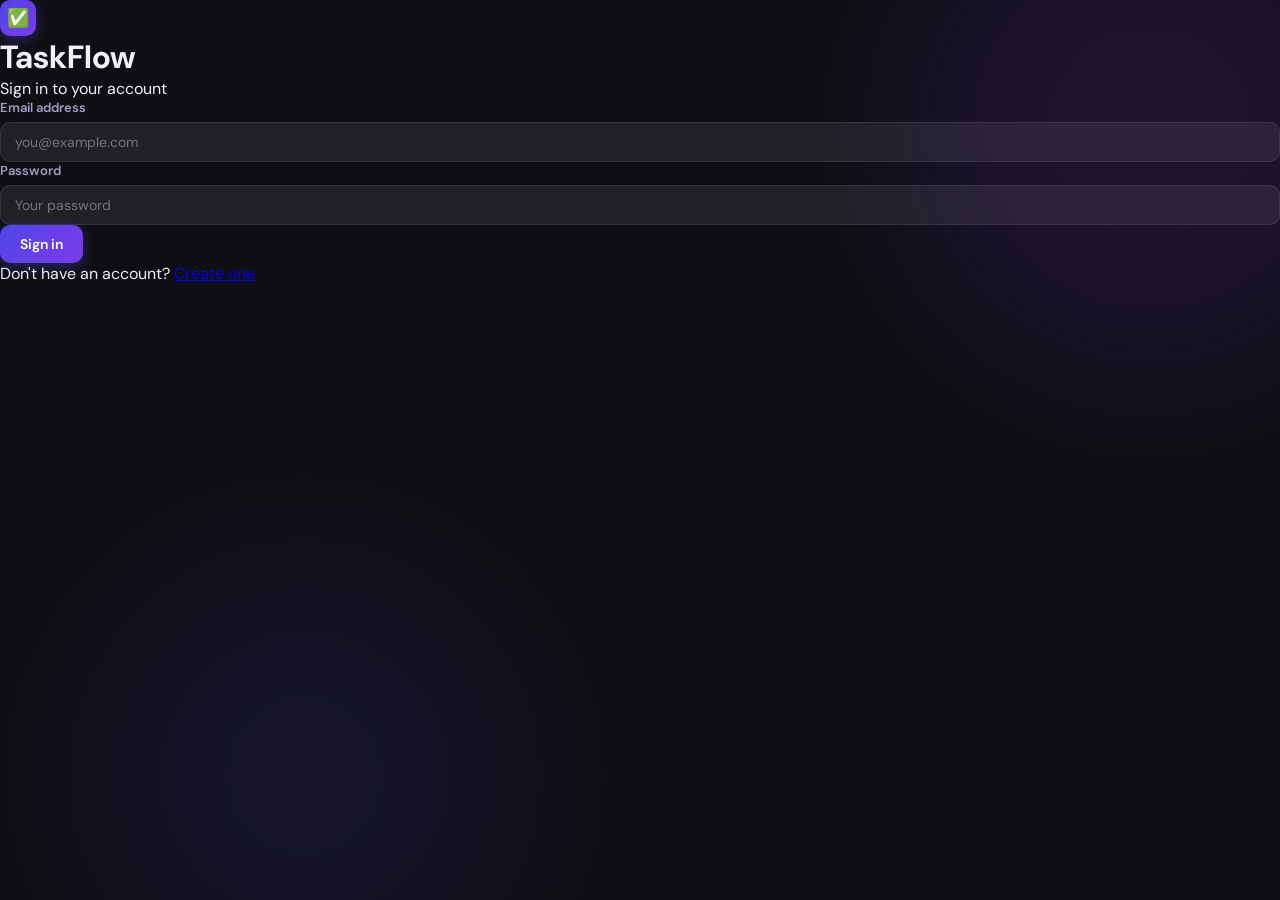
<file: src/main/resources/static/index.html>
<!DOCTYPE html>
<html lang="en">

<head>
    <meta charset="UTF-8" />
    <meta name="viewport" content="width=device-width, initial-scale=1.0" />
    <title>TaskFlow</title>
    <script>
        // Redirect to dashboard if logged in, otherwise to login
        if (localStorage.getItem('jwt_token')) {
            window.location.replace('dashboard.html');
        } else {
            window.location.replace('login.html');
        }
    </script>
</head>

<body></body>

</html>
</file>
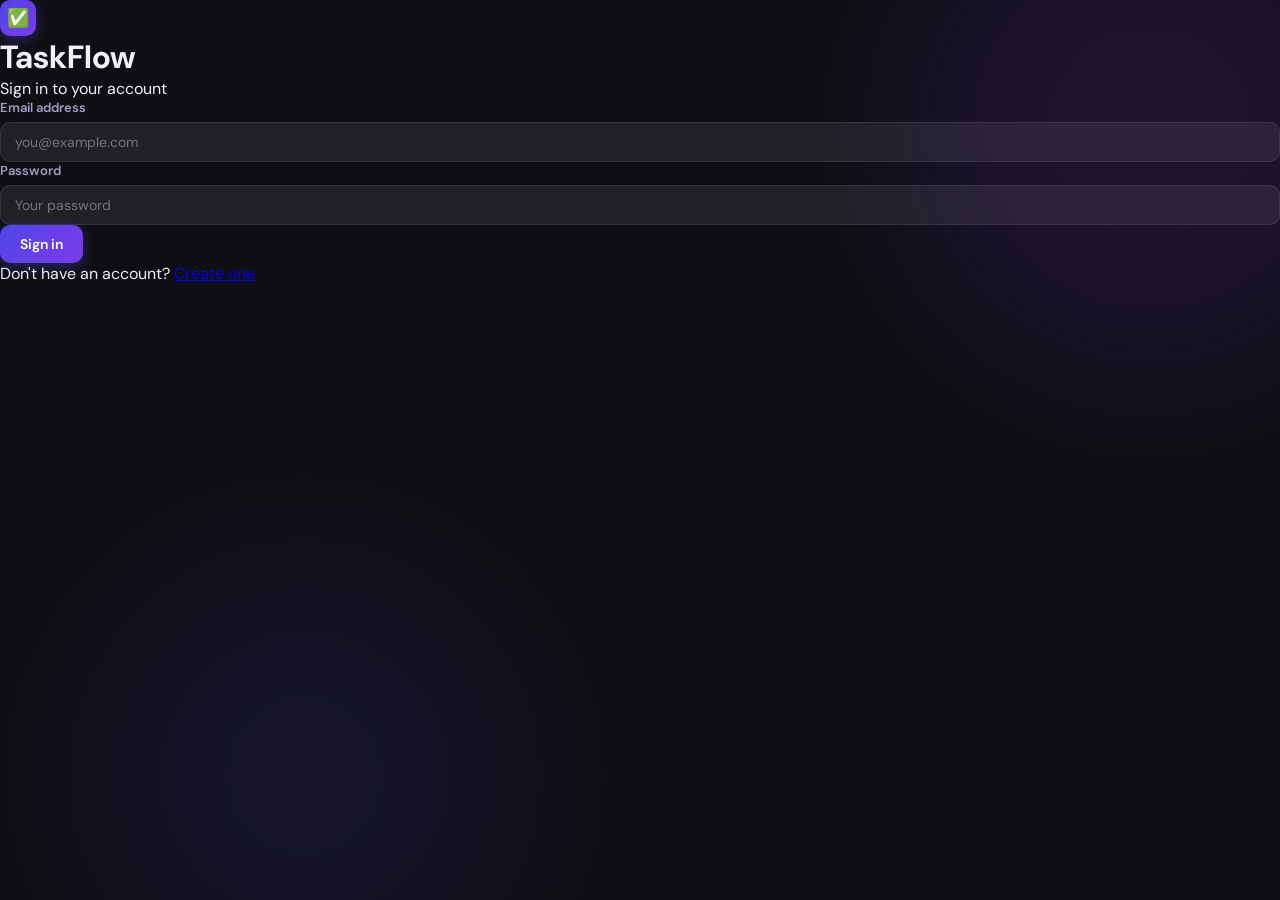
<file: src/main/resources/static/calendar.html>
<!DOCTYPE html>
<html lang="en" data-theme="dark">

<head>
    <meta charset="UTF-8" />
    <meta name="viewport" content="width=device-width, initial-scale=1.0" />
    <title>TaskFlow — Calendar</title>
    <meta name="description" content="View and manage your tasks by date on the TaskFlow Calendar." />
    <link rel="preconnect" href="https://fonts.googleapis.com">
    <link rel="preconnect" href="https://fonts.gstatic.com" crossorigin>
    <link
        href="https://fonts.googleapis.com/css2?family=Syne:wght@400;600;700;800&family=DM+Sans:ital,opsz,wght@0,9..40,400;0,9..40,500;0,9..40,600;1,9..40,400&display=swap"
        rel="stylesheet">
    <link rel="stylesheet" href="css/styles.css" />
    <style>
        /* =========================================================
           Calendar page — additional styles (extends styles.css)
           ========================================================= */

        /* Page layout */
        .cal-shell {
            display: flex;
            gap: 20px;
            height: calc(100vh - var(--topbar-h) - 48px);
            overflow: hidden;
        }

        /* ---- Main calendar panel ---- */
        .cal-panel {
            flex: 1;
            display: flex;
            flex-direction: column;
            gap: 0;
            background: var(--surface);
            backdrop-filter: var(--blur);
            border: 1px solid var(--border);
            border-radius: 20px;
            overflow: hidden;
            min-width: 0;
        }

        /* Calendar header: month nav */
        .cal-header {
            display: flex;
            align-items: center;
            justify-content: space-between;
            padding: 18px 24px;
            border-bottom: 1px solid var(--border);
            background: var(--surface-2);
        }

        .cal-month-label {
            font-family: 'Syne', sans-serif;
            font-size: 22px;
            font-weight: 700;
            color: var(--text);
        }

        .cal-nav-btns {
            display: flex;
            gap: 8px;
            align-items: center;
        }

        .cal-nav-btn {
            width: 34px;
            height: 34px;
            border-radius: 10px;
            background: var(--surface-2);
            border: 1px solid var(--border);
            color: var(--text-2);
            cursor: pointer;
            font-size: 16px;
            display: flex;
            align-items: center;
            justify-content: center;
            transition: all 0.18s ease;
        }

        .cal-nav-btn:hover {
            background: var(--indigo-dim);
            border-color: var(--indigo);
            color: var(--indigo-2);
            transform: translateY(-1px);
        }

        .cal-today-btn {
            padding: 6px 14px;
            border-radius: 8px;
            border: 1px solid var(--border);
            background: var(--surface-2);
            color: var(--text-2);
            cursor: pointer;
            font-family: 'DM Sans', sans-serif;
            font-size: 13px;
            font-weight: 500;
            transition: all 0.18s ease;
        }

        .cal-today-btn:hover {
            background: var(--indigo-dim);
            border-color: var(--indigo);
            color: var(--indigo-2);
        }

        /* Day-of-week header row */
        .cal-dow-row {
            display: grid;
            grid-template-columns: repeat(7, 1fr);
            padding: 10px 16px 4px;
            border-bottom: 1px solid var(--border);
        }

        .cal-dow {
            text-align: center;
            font-size: 11px;
            font-weight: 700;
            text-transform: uppercase;
            letter-spacing: 0.08em;
            color: var(--text-muted);
            padding: 4px 0;
        }

        .cal-dow.weekend {
            color: var(--indigo-2);
        }

        /* Grid of days */
        .cal-grid {
            flex: 1;
            display: grid;
            grid-template-columns: repeat(7, 1fr);
            grid-auto-rows: 1fr;
            padding: 8px 16px 12px;
            gap: 4px;
            overflow-y: auto;
        }

        /* Individual day cell */
        .cal-day {
            border-radius: 10px;
            padding: 6px 8px;
            cursor: pointer;
            min-height: 80px;
            display: flex;
            flex-direction: column;
            gap: 3px;
            transition: background 0.15s ease, transform 0.15s ease;
            position: relative;
        }

        .cal-day:hover {
            background: var(--surface-2);
            transform: scale(1.02);
            z-index: 1;
        }

        .cal-day.other-month {
            opacity: 0.3;
        }

        .cal-day.today-cell {
            background: linear-gradient(135deg, rgba(79, 70, 229, 0.18) 0%, rgba(124, 58, 237, 0.1) 100%);
            border: 1px solid rgba(79, 70, 229, 0.35);
        }

        .cal-day.selected-cell {
            background: var(--indigo-dim);
            border: 1px solid rgba(79, 70, 229, 0.5);
            box-shadow: 0 4px 16px rgba(79, 70, 229, 0.2);
        }

        /* Day number */
        .cal-day-num {
            font-family: 'Syne', sans-serif;
            font-size: 14px;
            font-weight: 700;
            width: 26px;
            height: 26px;
            border-radius: 8px;
            display: flex;
            align-items: center;
            justify-content: center;
            color: var(--text-2);
            flex-shrink: 0;
            align-self: flex-start;
        }

        .cal-day.today-cell .cal-day-num {
            background: linear-gradient(135deg, var(--indigo) 0%, var(--violet) 100%);
            color: #fff;
            box-shadow: 0 2px 8px rgba(79, 70, 229, 0.4);
        }

        .cal-day.other-month .cal-day-num {
            color: var(--text-muted);
        }

        /* Task pills inside day */
        .cal-task-pill {
            font-size: 10px;
            font-weight: 500;
            padding: 2px 6px;
            border-radius: 5px;
            white-space: nowrap;
            overflow: hidden;
            text-overflow: ellipsis;
            cursor: pointer;
            transition: opacity 0.15s ease;
        }

        .cal-task-pill:hover {
            opacity: 0.8;
        }

        .cal-task-pill.high {
            background: var(--high-dim);
            color: var(--high);
        }

        .cal-task-pill.medium {
            background: var(--medium-dim);
            color: var(--medium);
        }

        .cal-task-pill.low {
            background: var(--low-dim);
            color: var(--low);
        }

        .cal-task-pill.done {
            background: var(--surface-2);
            color: var(--text-muted);
            text-decoration: line-through;
        }

        /* "+N more" overflow indicator */
        .cal-more {
            font-size: 10px;
            color: var(--text-muted);
            font-weight: 600;
            padding: 1px 4px;
        }

        /* ---- Side panel ---- */
        .cal-side {
            width: 300px;
            flex-shrink: 0;
            display: flex;
            flex-direction: column;
            gap: 16px;
        }

        /* Selected day header */
        .cal-side-header {
            background: var(--surface);
            backdrop-filter: var(--blur);
            border: 1px solid var(--border);
            border-radius: 16px;
            padding: 18px 20px;
        }

        .cal-side-date {
            font-family: 'Syne', sans-serif;
            font-size: 28px;
            font-weight: 800;
            line-height: 1;
            color: var(--text);
            margin-bottom: 4px;
        }

        .cal-side-weekday {
            font-size: 13px;
            color: var(--text-muted);
            font-weight: 500;
        }

        .cal-side-badge {
            display: inline-block;
            margin-top: 10px;
            padding: 4px 12px;
            background: var(--indigo-dim);
            border: 1px solid rgba(79, 70, 229, 0.3);
            border-radius: 99px;
            color: var(--indigo-2);
            font-size: 12px;
            font-weight: 600;
        }

        /* Task list in side panel */
        .cal-side-tasks {
            flex: 1;
            overflow-y: auto;
            background: var(--surface);
            backdrop-filter: var(--blur);
            border: 1px solid var(--border);
            border-radius: 16px;
            padding: 16px;
            display: flex;
            flex-direction: column;
            gap: 10px;
        }

        .cal-side-tasks-title {
            font-size: 11px;
            font-weight: 700;
            text-transform: uppercase;
            letter-spacing: 0.12em;
            color: var(--text-muted);
            margin-bottom: 4px;
            display: flex;
            align-items: center;
            justify-content: space-between;
        }

        .cal-side-add-btn {
            width: 22px;
            height: 22px;
            border-radius: 6px;
            background: linear-gradient(135deg, var(--indigo), var(--violet));
            border: none;
            color: #fff;
            font-size: 16px;
            line-height: 1;
            cursor: pointer;
            display: flex;
            align-items: center;
            justify-content: center;
            transition: all 0.18s ease;
            box-shadow: 0 2px 8px rgba(79, 70, 229, 0.3);
        }

        .cal-side-add-btn:hover {
            transform: scale(1.1) rotate(5deg);
        }

        .cal-side-task-item {
            display: flex;
            align-items: flex-start;
            gap: 10px;
            padding: 10px 12px;
            border-radius: 10px;
            background: var(--surface-2);
            border: 1px solid var(--border);
            transition: all 0.18s ease;
            cursor: default;
        }

        .cal-side-task-item:hover {
            border-color: var(--border-2);
            transform: translateX(2px);
        }

        .cal-side-task-dot {
            width: 8px;
            height: 8px;
            border-radius: 50%;
            flex-shrink: 0;
            margin-top: 5px;
        }

        .cal-side-task-dot.high {
            background: var(--high);
        }

        .cal-side-task-dot.medium {
            background: var(--medium);
        }

        .cal-side-task-dot.low {
            background: var(--low);
        }

        .cal-side-task-dot.done {
            background: var(--low);
        }

        .cal-side-task-info {
            flex: 1;
            min-width: 0;
        }

        .cal-side-task-title {
            font-size: 13px;
            font-weight: 600;
            color: var(--text);
            white-space: nowrap;
            overflow: hidden;
            text-overflow: ellipsis;
        }

        .cal-side-task-item.is-done .cal-side-task-title {
            text-decoration: line-through;
            color: var(--text-muted);
        }

        .cal-side-task-cat {
            font-size: 11px;
            color: var(--text-muted);
            margin-top: 2px;
        }

        .cal-side-task-status {
            font-size: 10px;
            font-weight: 600;
            padding: 2px 7px;
            border-radius: 6px;
            align-self: center;
            flex-shrink: 0;
        }

        .status-done {
            background: var(--low-dim);
            color: var(--low);
        }

        .status-pending {
            background: var(--medium-dim);
            color: var(--medium);
        }

        .cal-side-empty {
            text-align: center;
            padding: 32px 16px;
            display: flex;
            flex-direction: column;
            align-items: center;
            gap: 10px;
        }

        .cal-side-empty svg {
            width: 52px;
            height: 52px;
            opacity: 0.5;
        }

        .cal-side-empty p {
            font-size: 13px;
            color: var(--text-muted);
        }

        /* Loading overlay */
        .cal-loading {
            position: absolute;
            inset: 0;
            display: flex;
            align-items: center;
            justify-content: center;
            background: rgba(15, 15, 19, 0.6);
            backdrop-filter: blur(4px);
            border-radius: 20px;
            z-index: 10;
        }

        .cal-loading.hidden {
            display: none;
        }
    </style>
</head>

<body>

    <!-- ===================== SIDEBAR ===================== -->
    <aside class="sidebar" id="sidebar">
        <div class="sidebar-logo">
            <div class="logo-icon">⚡</div>
            <span class="logo-text">TaskFlow</span>
        </div>
        <nav class="sidebar-nav">
            <a class="nav-item" href="dashboard.html">
                <svg class="nav-icon" viewBox="0 0 24 24" fill="none" stroke="currentColor" stroke-width="2">
                    <rect x="3" y="3" width="7" height="7" rx="1" />
                    <rect x="14" y="3" width="7" height="7" rx="1" />
                    <rect x="3" y="14" width="7" height="7" rx="1" />
                    <rect x="14" y="14" width="7" height="7" rx="1" />
                </svg>
                Dashboard
            </a>
            <a class="nav-item" href="dashboard.html">
                <svg class="nav-icon" viewBox="0 0 24 24" fill="none" stroke="currentColor" stroke-width="2">
                    <polyline points="20 6 9 17 4 12" />
                </svg>
                My Tasks
            </a>
            <a class="nav-item active" href="calendar.html">
                <svg class="nav-icon" viewBox="0 0 24 24" fill="none" stroke="currentColor" stroke-width="2">
                    <rect x="3" y="4" width="18" height="18" rx="2" />
                    <line x1="16" y1="2" x2="16" y2="6" />
                    <line x1="8" y1="2" x2="8" y2="6" />
                    <line x1="3" y1="10" x2="21" y2="10" />
                </svg>
                Calendar
            </a>
        </nav>
        <div class="sidebar-bottom">
            <div class="sidebar-user">
                <div class="sidebar-avatar" id="sidebar-avatar">?</div>
                <div class="sidebar-user-info">
                    <div class="sidebar-username" id="sidebar-username">Loading…</div>
                    <div class="sidebar-role">Member</div>
                </div>
            </div>
            <button class="sidebar-logout" id="logout-btn" title="Logout">
                <svg viewBox="0 0 24 24" fill="none" stroke="currentColor" stroke-width="2">
                    <path d="M9 21H5a2 2 0 0 1-2-2V5a2 2 0 0 1 2-2h4" />
                    <polyline points="16 17 21 12 16 7" />
                    <line x1="21" y1="12" x2="9" y2="12" />
                </svg>
            </button>
        </div>
    </aside>

    <div class="sidebar-overlay" id="sidebar-overlay"></div>

    <!-- ===================== APP SHELL ===================== -->
    <div class="app-shell">

        <!-- Topbar -->
        <header class="topbar">
            <button class="topbar-hamburger" id="topbar-hamburger">
                <svg viewBox="0 0 24 24" fill="none" stroke="currentColor" stroke-width="2.5">
                    <line x1="3" y1="6" x2="21" y2="6" />
                    <line x1="3" y1="12" x2="21" y2="12" />
                    <line x1="3" y1="18" x2="21" y2="18" />
                </svg>
            </button>
            <div class="topbar-search">
                <svg class="search-icon-svg" viewBox="0 0 24 24" fill="none" stroke="currentColor" stroke-width="2">
                    <circle cx="11" cy="11" r="8" />
                    <line x1="21" y1="21" x2="16.65" y2="16.65" />
                </svg>
                <input id="search-input" type="text" placeholder="Search tasks…" autocomplete="off" />
            </div>
            <div class="topbar-actions">
                <button class="topbar-btn" id="theme-toggle" title="Toggle theme">
                    <svg id="theme-icon" viewBox="0 0 24 24" fill="none" stroke="currentColor" stroke-width="2">
                        <path d="M21 12.79A9 9 0 1 1 11.21 3 7 7 0 0 0 21 12.79z" />
                    </svg>
                </button>
                <div class="topbar-avatar-wrap" id="avatar-wrap">
                    <div class="topbar-avatar" id="user-avatar">?</div>
                    <div class="avatar-dropdown hidden" id="avatar-dropdown">
                        <div class="dropdown-header">
                            <div class="dropdown-avatar" id="dropdown-avatar">?</div>
                            <div>
                                <div class="dropdown-name" id="dropdown-name">User</div>
                                <div class="dropdown-sub" id="dropdown-sub">Member</div>
                            </div>
                        </div>
                        <div class="dropdown-sep"></div>
                        <button class="dropdown-item" id="dropdown-theme"><span id="dropdown-theme-icon">🌙</span>
                            Toggle Theme</button>
                        <div class="dropdown-sep"></div>
                        <button class="dropdown-item danger" id="dropdown-logout">🚪 Logout</button>
                    </div>
                </div>
            </div>
        </header>

        <!-- ===================== MAIN ===================== -->
        <main class="main-content" style="overflow:hidden; max-width:1200px;">

            <div class="cal-shell">

                <!-- Calendar panel -->
                <div class="cal-panel" id="cal-panel">

                    <!-- Loading overlay -->
                    <div class="cal-loading" id="cal-loading">
                        <div class="spinner"></div>
                    </div>

                    <!-- Month navigation header -->
                    <div class="cal-header">
                        <span class="cal-month-label" id="cal-month-label">March 2026</span>
                        <div class="cal-nav-btns">
                            <button class="cal-today-btn" id="cal-go-today">Today</button>
                            <button class="cal-nav-btn" id="cal-prev" title="Previous month">‹</button>
                            <button class="cal-nav-btn" id="cal-next" title="Next month">›</button>
                        </div>
                    </div>

                    <!-- Day-of-week header -->
                    <div class="cal-dow-row">
                        <div class="cal-dow weekend">Sun</div>
                        <div class="cal-dow">Mon</div>
                        <div class="cal-dow">Tue</div>
                        <div class="cal-dow">Wed</div>
                        <div class="cal-dow">Thu</div>
                        <div class="cal-dow">Fri</div>
                        <div class="cal-dow weekend">Sat</div>
                    </div>

                    <!-- Day grid -->
                    <div class="cal-grid" id="cal-grid"></div>
                </div>

                <!-- Side panel -->
                <div class="cal-side">
                    <!-- Selected date header -->
                    <div class="cal-side-header" id="cal-side-header">
                        <div class="cal-side-date" id="side-date">—</div>
                        <div class="cal-side-weekday" id="side-weekday">Select a day</div>
                        <span class="cal-side-badge" id="side-badge">0 tasks</span>
                    </div>

                    <!-- Tasks for selected day -->
                    <div class="cal-side-tasks" id="cal-side-tasks">
                        <div class="cal-side-tasks-title">
                            <span>TASKS</span>
                            <button class="cal-side-add-btn" id="side-add-btn" title="Add task for this day">+</button>
                        </div>
                        <div id="side-task-list">
                            <div class="cal-side-empty">
                                <svg viewBox="0 0 24 24" fill="none" stroke="currentColor" stroke-width="1.5">
                                    <rect x="3" y="4" width="18" height="18" rx="2" />
                                    <line x1="16" y1="2" x2="16" y2="6" />
                                    <line x1="8" y1="2" x2="8" y2="6" />
                                    <line x1="3" y1="10" x2="21" y2="10" />
                                </svg>
                                <p>Click a day to see its tasks</p>
                            </div>
                        </div>
                    </div>
                </div>

            </div>
        </main>
    </div>

    <!-- ===================== MODAL (add task) ===================== -->
    <div id="modal-overlay" class="modal-overlay hidden" role="dialog" aria-modal="true" aria-labelledby="modal-title">
        <div class="modal">
            <div class="modal-header">
                <h2 id="modal-title">Add New Task</h2>
                <button id="modal-close" class="modal-close-btn" aria-label="Close">✕</button>
            </div>
            <form id="task-form" novalidate>
                <div class="modal-body">
                    <div class="form-group">
                        <label for="task-title">Title <span style="color:var(--high)">*</span></label>
                        <input id="task-title" type="text" placeholder="e.g. Finish project report" required />
                    </div>
                    <div class="form-group">
                        <label for="task-desc">Description</label>
                        <textarea id="task-desc" placeholder="Optional details…"></textarea>
                    </div>
                    <div class="form-row">
                        <div class="form-group">
                            <label for="task-priority">Priority</label>
                            <select id="task-priority">
                                <option value="LOW">🟢 Low</option>
                                <option value="MEDIUM">🟡 Medium</option>
                                <option value="HIGH">🔴 High</option>
                            </select>
                        </div>
                        <div class="form-group">
                            <label for="task-category">Category</label>
                            <select id="task-category">
                                <option value="PERSONAL">🏠 Personal</option>
                                <option value="WORK">💼 Work</option>
                                <option value="HEALTH">💪 Health</option>
                            </select>
                        </div>
                    </div>
                    <div class="form-group">
                        <label for="task-due">Due Date</label>
                        <input id="task-due" type="date" />
                    </div>
                </div>
                <div class="modal-footer">
                    <button type="button" id="modal-cancel" class="btn btn-secondary">Cancel</button>
                    <button type="submit" class="btn btn-primary">Save Task</button>
                </div>
            </form>
        </div>
    </div>

    <div id="toast" class="toast" role="status" aria-live="polite"></div>

    <script>
        // ============================================================
        // calendar.js — TaskFlow Calendar Page
        // ============================================================

        const today = new Date().toISOString().split('T')[0];
        let allTasks = [];
        let currentYear, currentMonth;
        let selectedDate = today;

        const $ = id => document.getElementById(id);
        const on = (id, ev, fn) => { const el = $(id); if (el) el.addEventListener(ev, fn); };

        // ---- Theme ----
        function initTheme() {
            const saved = localStorage.getItem('taskflow-theme') || 'dark';
            document.documentElement.setAttribute('data-theme', saved);
            on('theme-toggle', 'click', toggleTheme);
            on('dropdown-theme', 'click', (e) => { e.stopPropagation(); toggleTheme(); });
        }
        function toggleTheme() {
            const cur = document.documentElement.getAttribute('data-theme') || 'dark';
            const next = cur === 'dark' ? 'light' : 'dark';
            document.documentElement.setAttribute('data-theme', next);
            localStorage.setItem('taskflow-theme', next);
        }

        // ---- Auth & user info ----
        function initUser() {
            const token = localStorage.getItem('jwt_token');
            if (!token) { window.location.href = 'login.html'; return false; }
            let name = 'User';
            try { const u = JSON.parse(localStorage.getItem('current_user') || '{}'); name = u.name || 'User'; } catch (e) { }
            const initial = name.charAt(0).toUpperCase();
            ['user-avatar', 'dropdown-avatar', 'sidebar-avatar'].forEach(id => { const el = $(id); if (el) el.textContent = initial; });
            ['sidebar-username', 'dropdown-name'].forEach(id => { const el = $(id); if (el) el.textContent = name; });
            return true;
        }

        // ---- Sidebar mobile ----
        function initSidebar() {
            const overlay = $('sidebar-overlay');
            on('topbar-hamburger', 'click', () => { $('sidebar')?.classList.add('open'); overlay?.classList.add('show'); });
            overlay?.addEventListener('click', () => { $('sidebar')?.classList.remove('open'); overlay?.classList.remove('show'); });
        }

        // ---- Logout ----
        function initLogout() {
            ['logout-btn', 'dropdown-logout'].forEach(id => {
                on(id, 'click', () => {
                    localStorage.removeItem('jwt_token'); localStorage.removeItem('current_user');
                    window.location.href = 'login.html';
                });
            });
            const wrap = $('avatar-wrap'), dd = $('avatar-dropdown');
            if (wrap && dd) {
                $('user-avatar')?.addEventListener('click', (e) => { e.stopPropagation(); dd.classList.toggle('hidden'); });
                document.addEventListener('click', (e) => { if (!wrap.contains(e.target)) dd.classList.add('hidden'); });
            }
        }

        // ---- API ----
        async function apiGet(path) {
            const token = localStorage.getItem('jwt_token');
            const res = await fetch('/api' + path, { headers: { Authorization: `Bearer ${token}` } });
            if (res.status === 401) { window.location.href = 'login.html'; return []; }
            if (!res.ok) return [];
            return res.json();
        }
        async function apiPost(path, body) {
            const token = localStorage.getItem('jwt_token');
            const res = await fetch('/api' + path, {
                method: 'POST',
                headers: { 'Content-Type': 'application/json', Authorization: `Bearer ${token}` },
                body: JSON.stringify(body)
            });
            if (!res.ok) throw new Error('Failed');
            return res.json();
        }

        // ---- Calendar rendering ----
        function getMonthGrid(year, month) {
            const firstDay = new Date(year, month, 1).getDay(); // 0=Sun
            const daysInMonth = new Date(year, month + 1, 0).getDate();
            const daysInPrev = new Date(year, month, 0).getDate();
            const cells = [];

            // Prev month tail
            for (let i = firstDay - 1; i >= 0; i--) {
                const d = daysInPrev - i;
                const m = month - 1 < 0 ? 11 : month - 1;
                const y = month - 1 < 0 ? year - 1 : year;
                cells.push({ date: `${y}-${String(m + 1).padStart(2, '0')}-${String(d).padStart(2, '0')}`, day: d, other: true });
            }
            // Current month
            for (let d = 1; d <= daysInMonth; d++) {
                cells.push({ date: `${year}-${String(month + 1).padStart(2, '0')}-${String(d).padStart(2, '0')}`, day: d, other: false });
            }
            // Next month fill to complete grid (multiple of 7)
            let next = 1;
            while (cells.length % 7 !== 0) {
                const m = month + 1 > 11 ? 0 : month + 1;
                const y = month + 1 > 11 ? year + 1 : year;
                cells.push({ date: `${y}-${String(m + 1).padStart(2, '0')}-${String(next).padStart(2, '0')}`, day: next++, other: true });
            }
            return cells;
        }

        function renderCalendar() {
            const grid = $('cal-grid');
            const label = $('cal-month-label');
            if (!grid) return;

            const MONTHS = ['January', 'February', 'March', 'April', 'May', 'June', 'July', 'August', 'September', 'October', 'November', 'December'];
            label.textContent = `${MONTHS[currentMonth]} ${currentYear}`;

            const cells = getMonthGrid(currentYear, currentMonth);
            const taskMap = {};
            allTasks.forEach(t => {
                if (!t.dueDate) return;
                if (!taskMap[t.dueDate]) taskMap[t.dueDate] = [];
                taskMap[t.dueDate].push(t);
            });

            grid.innerHTML = '';
            cells.forEach(cell => {
                const div = document.createElement('div');
                const isToday = cell.date === today;
                const isSelected = cell.date === selectedDate;
                const dayTasks = taskMap[cell.date] || [];
                div.className = `cal-day${cell.other ? ' other-month' : ''}${isToday ? ' today-cell' : ''}${isSelected ? ' selected-cell' : ''}`;
                div.dataset.date = cell.date;

                // Day number
                const numEl = document.createElement('div');
                numEl.className = 'cal-day-num';
                numEl.textContent = cell.day;
                div.appendChild(numEl);

                // Task pills (max 3, then +N more)
                const maxVisible = 2;
                const visible = dayTasks.slice(0, maxVisible);
                visible.forEach(t => {
                    const pill = document.createElement('div');
                    const isDone = t.status === 'COMPLETED';
                    const priCls = isDone ? 'done' : (t.priority || 'LOW').toLowerCase();
                    pill.className = `cal-task-pill ${priCls}`;
                    pill.textContent = t.title;
                    div.appendChild(pill);
                });
                if (dayTasks.length > maxVisible) {
                    const more = document.createElement('div');
                    more.className = 'cal-more';
                    more.textContent = `+${dayTasks.length - maxVisible} more`;
                    div.appendChild(more);
                }

                div.addEventListener('click', () => selectDate(cell.date, dayTasks));
                grid.appendChild(div);
            });
        }

        function selectDate(dateStr, dayTasks) {
            selectedDate = dateStr;
            // Update selected cell highlight
            document.querySelectorAll('.cal-day').forEach(d => {
                d.classList.toggle('selected-cell', d.dataset.date === dateStr);
            });
            renderSidePanel(dateStr, dayTasks);
        }

        function renderSidePanel(dateStr, dayTasks) {
            const [y, m, d] = dateStr.split('-').map(Number);
            const dateObj = new Date(y, m - 1, d);
            const DAYS = ['Sunday', 'Monday', 'Tuesday', 'Wednesday', 'Thursday', 'Friday', 'Saturday'];
            const MONTHS = ['Jan', 'Feb', 'Mar', 'Apr', 'May', 'Jun', 'Jul', 'Aug', 'Sep', 'Oct', 'Nov', 'Dec'];

            const sideDate = $('side-date');
            const sideWeekday = $('side-weekday');
            const sideBadge = $('side-badge');

            if (sideDate) sideDate.textContent = `${d} ${MONTHS[m - 1]}`;
            if (sideWeekday) sideWeekday.textContent = `${DAYS[dateObj.getDay()]}${dateStr === today ? ' — Today' : ''}`;
            if (sideBadge) sideBadge.textContent = `${dayTasks.length} task${dayTasks.length !== 1 ? 's' : ''}`;

            // Update add-task button to pre-fill date
            const addBtn = $('side-add-btn');
            if (addBtn) addBtn.dataset.date = dateStr;

            const list = $('side-task-list');
            if (!list) return;
            if (dayTasks.length === 0) {
                list.innerHTML = `<div class="cal-side-empty">
            <svg viewBox="0 0 24 24" fill="none" stroke="currentColor" stroke-width="1.5"><path d="M14 2H6a2 2 0 0 0-2 2v16a2 2 0 0 0 2 2h12a2 2 0 0 0 2-2V8z"/><polyline points="14 2 14 8 20 8"/><line x1="9" y1="13" x2="15" y2="13"/><line x1="9" y1="17" x2="15" y2="17"/></svg>
            <p>No tasks for this day</p>
        </div>`;
                return;
            }

            const catLabel = { WORK: '💼 Work', PERSONAL: '🏠 Personal', HEALTH: '💪 Health' };
            list.innerHTML = dayTasks.map(t => {
                const isDone = t.status === 'COMPLETED';
                const priCls = isDone ? 'done' : (t.priority || 'LOW').toLowerCase();
                const statCls = isDone ? 'status-done' : 'status-pending';
                const statTxt = isDone ? '✓ Done' : '⏳ Pending';
                return `<div class="cal-side-task-item${isDone ? ' is-done' : ''}">
            <div class="cal-side-task-dot ${priCls}"></div>
            <div class="cal-side-task-info">
                <div class="cal-side-task-title">${escHtml(t.title)}</div>
                <div class="cal-side-task-cat">${catLabel[t.category] || '🏠 Personal'}</div>
            </div>
            <span class="cal-side-task-status ${statCls}">${statTxt}</span>
        </div>`;
            }).join('');
        }

        // ---- Modal ----
        function openModal(dateStr) {
            if ($('task-due')) $('task-due').value = dateStr || '';
            if ($('task-priority')) $('task-priority').value = 'LOW';
            if ($('task-category')) $('task-category').value = 'PERSONAL';
            if ($('modal-title')) $('modal-title').textContent = 'Add New Task';
            const mo = $('modal-overlay');
            if (mo) { mo.classList.remove('hidden'); setTimeout(() => $('task-title')?.focus(), 60); }
        }
        function closeModal() {
            const mo = $('modal-overlay'); if (mo) mo.classList.add('hidden');
            const form = $('task-form'); if (form) form.reset();
        }

        // ---- Toast ----
        let toastTimer;
        function showToast(msg, type = 'success') {
            const t = $('toast'); if (!t) return;
            t.textContent = msg; t.className = `toast show ${type}`;
            clearTimeout(toastTimer);
            toastTimer = setTimeout(() => t.classList.remove('show'), 3200);
        }

        function escHtml(str) {
            if (!str) return '';
            return str.replace(/&/g, '&amp;').replace(/</g, '&lt;').replace(/>/g, '&gt;').replace(/"/g, '&quot;');
        }

        // ---- Entry point ----
        document.addEventListener('DOMContentLoaded', async () => {
            initTheme();
            if (!initUser()) return;
            initSidebar();
            initLogout();

            const now = new Date();
            currentYear = now.getFullYear();
            currentMonth = now.getMonth();

            // Nav buttons
            on('cal-prev', 'click', () => {
                currentMonth--;
                if (currentMonth < 0) { currentMonth = 11; currentYear--; }
                renderCalendar();
            });
            on('cal-next', 'click', () => {
                currentMonth++;
                if (currentMonth > 11) { currentMonth = 0; currentYear++; }
                renderCalendar();
            });
            on('cal-go-today', 'click', () => {
                currentYear = new Date().getFullYear();
                currentMonth = new Date().getMonth();
                selectedDate = today;
                renderCalendar();
                const todayTasks = allTasks.filter(t => t.dueDate === today);
                renderSidePanel(today, todayTasks);
            });

            // Modal
            on('modal-close', 'click', closeModal);
            on('modal-cancel', 'click', closeModal);
            on('modal-overlay', 'click', (e) => { if (e.target === $('modal-overlay')) closeModal(); });
            on('side-add-btn', 'click', () => { openModal(selectedDate); });

            const form = $('task-form');
            if (form) {
                form.addEventListener('submit', async (e) => {
                    e.preventDefault();
                    const payload = {
                        title: ($('task-title')?.value || '').trim(),
                        description: ($('task-desc')?.value || '').trim() || null,
                        dueDate: $('task-due')?.value || null,
                        priority: $('task-priority')?.value || 'LOW',
                        category: $('task-category')?.value || 'PERSONAL',
                    };
                    if (!payload.title) { showToast('Title is required', 'error'); return; }
                    const btn = form.querySelector('[type="submit"]');
                    if (btn) btn.disabled = true;
                    try {
                        const created = await apiPost('/tasks', payload);
                        if (created) { allTasks.unshift(created); renderCalendar(); closeModal(); showToast('Task added! ✓', 'success'); }
                        // refresh side panel for selected date
                        const dayTasks = allTasks.filter(t => t.dueDate === selectedDate);
                        renderSidePanel(selectedDate, dayTasks);
                    } catch (err) {
                        showToast('Could not create task', 'error');
                    } finally { if (btn) btn.disabled = false; }
                });
            }

            // Keyboard
            document.addEventListener('keydown', (e) => {
                const tag = document.activeElement.tagName;
                if (tag === 'INPUT' || tag === 'TEXTAREA') return;
                if (e.key === 'Escape') closeModal();
                if (e.key === 'ArrowLeft') { $('cal-prev')?.click(); }
                if (e.key === 'ArrowRight') { $('cal-next')?.click(); }
            });

            // Load tasks
            $('cal-loading')?.classList.remove('hidden');
            try {
                allTasks = await apiGet('/tasks') || [];
            } catch (e) { showToast('Failed to load tasks', 'error'); }
            $('cal-loading')?.classList.add('hidden');

            renderCalendar();

            // Auto-select today
            const todayTasks = allTasks.filter(t => t.dueDate === today);
            renderSidePanel(today, todayTasks);
        });
    </script>
</body>

</html>
</file>
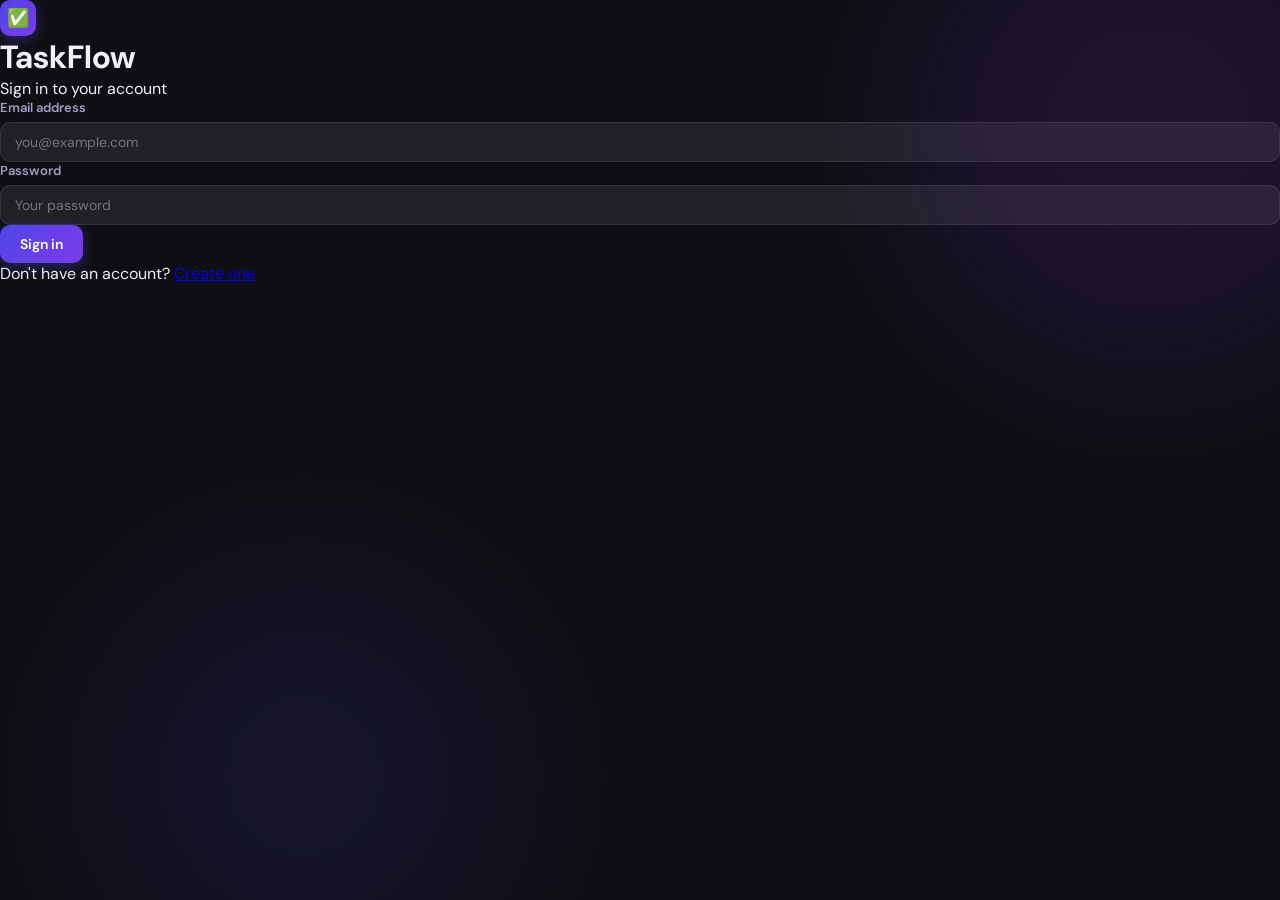
<file: src/main/resources/static/login.html>
<!DOCTYPE html>
<html lang="en">

<head>
    <meta charset="UTF-8" />
    <meta name="viewport" content="width=device-width, initial-scale=1.0" />
    <title>TaskFlow — Login</title>
    <meta name="description" content="Sign in to TaskFlow to manage your tasks." />
    <link rel="stylesheet" href="css/styles.css" />
</head>

<body class="auth-bg">

    <main class="auth-card">
        <div class="auth-logo">
            <div class="logo-icon">✅</div>
            <h1>TaskFlow</h1>
            <p>Sign in to your account</p>
        </div>

        <div id="error-msg" class="form-error" role="alert"></div>

        <form id="login-form" novalidate>
            <div class="form-group">
                <label for="email">Email address</label>
                <input id="email" type="email" placeholder="you@example.com" autocomplete="email" required />
            </div>
            <div class="form-group">
                <label for="password">Password</label>
                <input id="password" type="password" placeholder="Your password" autocomplete="current-password"
                    required />
            </div>
            <button id="login-btn" type="submit" class="btn btn-primary">
                Sign in
            </button>
        </form>

        <div class="auth-footer">
            Don't have an account? <a href="register.html">Create one</a>
        </div>
    </main>

    <script type="module">
        import { handleLogin, redirectIfLoggedIn } from './js/auth.js';

        // Redirect if already logged in
        redirectIfLoggedIn();

        const form = document.getElementById('login-form');
        const btn = document.getElementById('login-btn');
        const errMsg = document.getElementById('error-msg');

        function showError(msg) {
            errMsg.textContent = msg;
            errMsg.classList.add('visible');
        }

        function clearError() {
            errMsg.classList.remove('visible');
        }

        form.addEventListener('submit', async (e) => {
            e.preventDefault();
            clearError();

            const email = document.getElementById('email').value.trim();
            const password = document.getElementById('password').value;

            if (!email || !password) {
                showError('Please fill in all fields.');
                return;
            }

            btn.disabled = true;
            btn.textContent = 'Signing in…';

            try {
                await handleLogin(email, password);
            } catch (err) {
                showError(err.message || 'Invalid credentials. Please try again.');
                btn.disabled = false;
                btn.textContent = 'Sign in';
            }
        });
    </script>
</body>

</html>
</file>
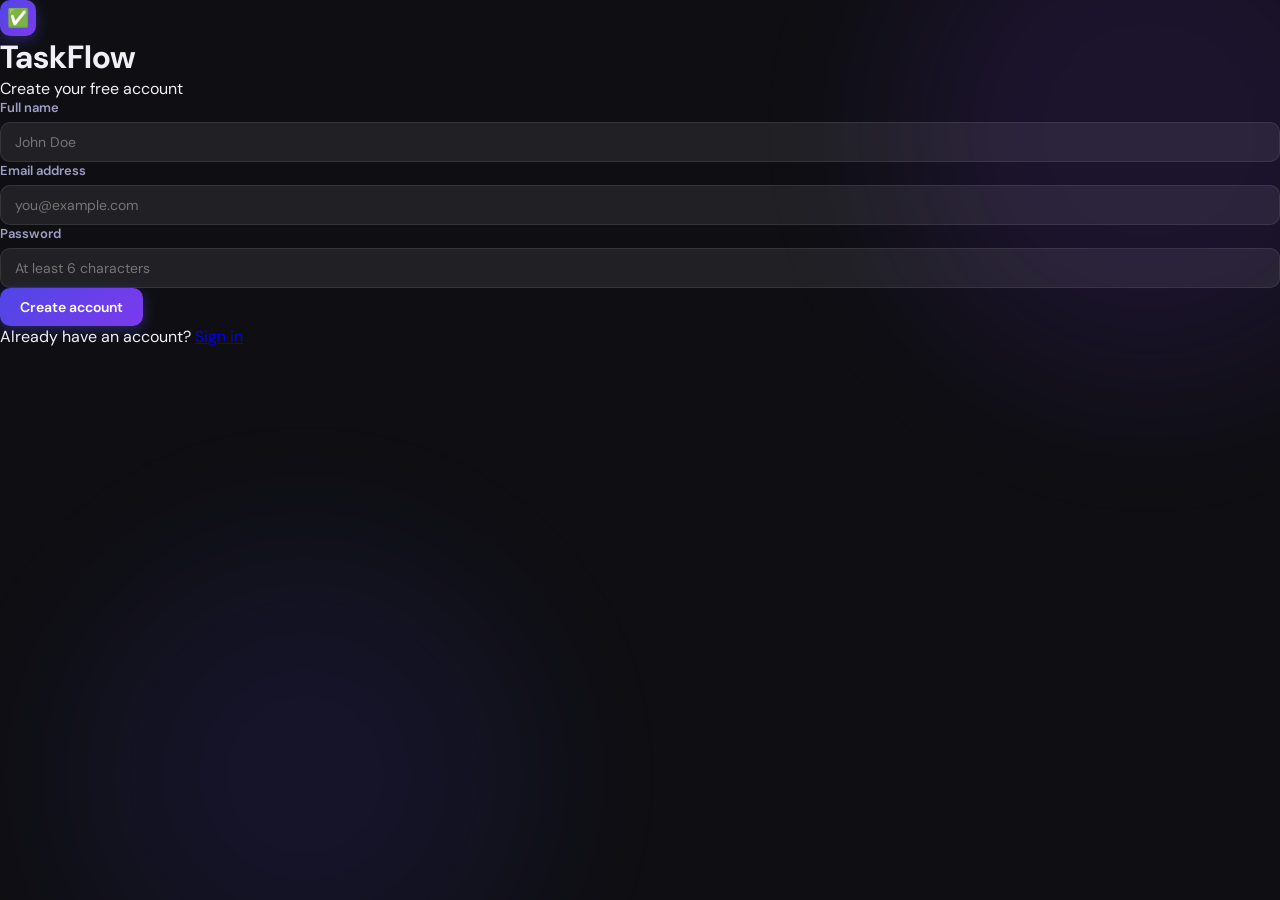
<file: src/main/resources/static/register.html>
<!DOCTYPE html>
<html lang="en">

<head>
    <meta charset="UTF-8" />
    <meta name="viewport" content="width=device-width, initial-scale=1.0" />
    <title>TaskFlow — Create Account</title>
    <meta name="description" content="Register for TaskFlow to start managing your tasks." />
    <link rel="stylesheet" href="css/styles.css" />
</head>

<body class="auth-bg">

    <main class="auth-card">
        <div class="auth-logo">
            <div class="logo-icon">✅</div>
            <h1>TaskFlow</h1>
            <p>Create your free account</p>
        </div>

        <div id="error-msg" class="form-error" role="alert"></div>

        <form id="register-form" novalidate>
            <div class="form-group">
                <label for="name">Full name</label>
                <input id="name" type="text" placeholder="John Doe" autocomplete="name" required />
            </div>
            <div class="form-group">
                <label for="email">Email address</label>
                <input id="email" type="email" placeholder="you@example.com" autocomplete="email" required />
            </div>
            <div class="form-group">
                <label for="password">Password</label>
                <input id="password" type="password" placeholder="At least 6 characters" autocomplete="new-password"
                    required minlength="6" />
            </div>
            <button id="register-btn" type="submit" class="btn btn-primary">
                Create account
            </button>
        </form>

        <div class="auth-footer">
            Already have an account? <a href="login.html">Sign in</a>
        </div>
    </main>

    <script type="module">
        import { handleRegister, redirectIfLoggedIn } from './js/auth.js';

        redirectIfLoggedIn();

        const form = document.getElementById('register-form');
        const btn = document.getElementById('register-btn');
        const errMsg = document.getElementById('error-msg');

        function showError(msg) {
            errMsg.textContent = msg;
            errMsg.classList.add('visible');
        }

        function clearError() {
            errMsg.classList.remove('visible');
        }

        form.addEventListener('submit', async (e) => {
            e.preventDefault();
            clearError();

            const name = document.getElementById('name').value.trim();
            const email = document.getElementById('email').value.trim();
            const password = document.getElementById('password').value;

            if (!name || !email || !password) {
                showError('Please fill in all fields.');
                return;
            }

            if (password.length < 6) {
                showError('Password must be at least 6 characters.');
                return;
            }

            btn.disabled = true;
            btn.textContent = 'Creating account…';

            try {
                await handleRegister(name, email, password);
            } catch (err) {
                showError(err.message || 'Registration failed. Please try again.');
                btn.disabled = false;
                btn.textContent = 'Create account';
            }
        });
    </script>
</body>

</html>
</file>
<file: src/main/resources/static/css/styles.css>
/* ===================================================
   TaskFlow — Design System v3
   Syne (headings) + DM Sans (body)
   Dark: #0F0F13  |  Light: #F8F7FF
   Primary: #4F46E5 (indigo)  Accent: #7C3AED (violet)
   =================================================== */

@import url('https://fonts.googleapis.com/css2?family=Syne:wght@400;600;700;800&family=DM+Sans:ital,opsz,wght@0,9..40,400;0,9..40,500;0,9..40,600;1,9..40,400&display=swap');

/* ---- CSS Variables ---- */
:root {
    /* Brand */
    --indigo: #4F46E5;
    --indigo-2: #6366F1;
    --violet: #7C3AED;
    --indigo-dim: rgba(79, 70, 229, 0.15);
    --violet-dim: rgba(124, 58, 237, 0.12);

    /* Priority */
    --high: #EF4444;
    --medium: #F59E0B;
    --low: #22C55E;
    --high-dim: rgba(239, 68, 68, 0.15);
    --medium-dim: rgba(245, 158, 11, 0.15);
    --low-dim: rgba(34, 197, 94, 0.15);

    /* Dark theme (default) */
    --bg: #0F0F13;
    --bg-2: #13131A;
    --surface: rgba(255, 255, 255, 0.055);
    --surface-2: rgba(255, 255, 255, 0.08);
    --border: rgba(255, 255, 255, 0.09);
    --border-2: rgba(255, 255, 255, 0.15);
    --text: #F1F0F9;
    --text-2: #A09EC5;
    --text-muted: #6B699A;
    --success: #22C55E;
    --shadow: rgba(0, 0, 0, 0.4);
    --shadow-indigo: rgba(79, 70, 229, 0.25);

    /* Sidebar */
    --sidebar-w: 260px;
    --topbar-h: 64px;

    /* Blur */
    --blur: blur(14px);
}

[data-theme="light"] {
    --bg: #F8F7FF;
    --bg-2: #EEEDF8;
    --surface: rgba(255, 255, 255, 0.7);
    --surface-2: rgba(255, 255, 255, 0.9);
    --border: rgba(79, 70, 229, 0.12);
    --border-2: rgba(79, 70, 229, 0.22);
    --text: #1A1835;
    --text-2: #4B4880;
    --text-muted: #8A88BA;
    --shadow: rgba(79, 70, 229, 0.1);
    --shadow-indigo: rgba(79, 70, 229, 0.18);
}

/* ---- Reset ---- */
*,
*::before,
*::after {
    box-sizing: border-box;
    margin: 0;
    padding: 0;
}

html {
    scroll-behavior: smooth;
}

body {
    font-family: 'DM Sans', system-ui, sans-serif;
    background: var(--bg);
    color: var(--text);
    min-height: 100vh;
    overflow-x: hidden;
    -webkit-font-smoothing: antialiased;
}

/* ---- Custom Scrollbar ---- */
::-webkit-scrollbar {
    width: 5px;
    height: 5px;
}

::-webkit-scrollbar-track {
    background: transparent;
}

::-webkit-scrollbar-thumb {
    background: var(--indigo);
    border-radius: 99px;
}

/* ---- Background blobs ---- */
body::before,
body::after {
    content: '';
    position: fixed;
    border-radius: 50%;
    pointer-events: none;
    z-index: 0;
    filter: blur(80px);
}

body::before {
    width: 500px;
    height: 500px;
    background: var(--violet);
    opacity: 0.12;
    top: -120px;
    right: -120px;
}

body::after {
    width: 450px;
    height: 450px;
    background: var(--indigo);
    opacity: 0.10;
    bottom: -100px;
    left: 80px;
}

/* Noise overlay */
.noise-overlay {
    position: fixed;
    inset: 0;
    z-index: 0;
    pointer-events: none;
    background-image: url("data:image/svg+xml,%3Csvg viewBox='0 0 200 200' xmlns='http://www.w3.org/2000/svg'%3E%3Cfilter id='n'%3E%3CfeTurbulence type='fractalNoise' baseFrequency='0.75' numOctaves='4'/%3E%3C/filter%3E%3Crect width='100%25' height='100%25' filter='url(%23n)'/%3E%3C/svg%3E");
    opacity: 0.03;
}

/* ============================================================
   SIDEBAR
   ============================================================ */
.sidebar {
    position: fixed;
    top: 0;
    left: 0;
    bottom: 0;
    width: var(--sidebar-w);
    background: var(--surface);
    backdrop-filter: var(--blur);
    -webkit-backdrop-filter: var(--blur);
    border-right: 1px solid var(--border);
    display: flex;
    flex-direction: column;
    z-index: 100;
    transition: transform 0.3s cubic-bezier(0.4, 0, 0.2, 1);
}

.sidebar-logo {
    display: flex;
    align-items: center;
    gap: 10px;
    padding: 24px 20px 20px;
    border-bottom: 1px solid var(--border);
}

.logo-icon {
    width: 36px;
    height: 36px;
    background: linear-gradient(135deg, var(--indigo) 0%, var(--violet) 100%);
    border-radius: 10px;
    display: flex;
    align-items: center;
    justify-content: center;
    font-size: 18px;
    flex-shrink: 0;
    box-shadow: 0 4px 14px rgba(79, 70, 229, 0.4);
}

.logo-text {
    font-family: 'Syne', sans-serif;
    font-size: 20px;
    font-weight: 800;
    background: linear-gradient(135deg, #fff 0%, var(--indigo-2) 100%);
    -webkit-background-clip: text;
    -webkit-text-fill-color: transparent;
    background-clip: text;
}

.sidebar-nav {
    flex: 1;
    padding: 16px 12px;
    display: flex;
    flex-direction: column;
    gap: 4px;
}

.nav-item {
    display: flex;
    align-items: center;
    gap: 12px;
    padding: 10px 14px;
    border-radius: 10px;
    color: var(--text-2);
    font-size: 14px;
    font-weight: 500;
    text-decoration: none;
    cursor: pointer;
    transition: all 0.18s ease;
    position: relative;
}

.nav-item:hover {
    background: var(--surface-2);
    color: var(--text);
    transform: translateX(2px);
}

.nav-item.active {
    background: linear-gradient(135deg, rgba(79, 70, 229, 0.3) 0%, rgba(124, 58, 237, 0.2) 100%);
    color: #fff;
    box-shadow: inset 0 0 0 1px rgba(79, 70, 229, 0.4), 0 2px 8px rgba(79, 70, 229, 0.2);
}

.nav-item.active::before {
    content: '';
    position: absolute;
    left: -12px;
    top: 50%;
    transform: translateY(-50%);
    width: 3px;
    height: 22px;
    border-radius: 0 3px 3px 0;
    background: linear-gradient(180deg, var(--indigo) 0%, var(--violet) 100%);
}

.nav-icon {
    width: 18px;
    height: 18px;
    flex-shrink: 0;
}

.sidebar-bottom {
    padding: 16px 12px 20px;
    border-top: 1px solid var(--border);
    display: flex;
    align-items: center;
    gap: 10px;
}

.sidebar-avatar {
    width: 36px;
    height: 36px;
    border-radius: 50%;
    background: linear-gradient(135deg, var(--indigo) 0%, var(--violet) 100%);
    display: flex;
    align-items: center;
    justify-content: center;
    font-size: 14px;
    font-weight: 700;
    color: #fff;
    flex-shrink: 0;
}

.sidebar-user {
    display: flex;
    align-items: center;
    gap: 10px;
    flex: 1;
    min-width: 0;
}

.sidebar-user-info {
    min-width: 0;
}

.sidebar-username {
    font-size: 13px;
    font-weight: 600;
    color: var(--text);
    white-space: nowrap;
    overflow: hidden;
    text-overflow: ellipsis;
}

.sidebar-role {
    font-size: 11px;
    color: var(--text-muted);
}

.sidebar-logout {
    width: 32px;
    height: 32px;
    border-radius: 8px;
    background: none;
    border: 1px solid var(--border);
    color: var(--text-muted);
    cursor: pointer;
    display: flex;
    align-items: center;
    justify-content: center;
    transition: all 0.18s ease;
    flex-shrink: 0;
}

.sidebar-logout svg {
    width: 15px;
    height: 15px;
}

.sidebar-logout:hover {
    background: var(--high-dim);
    border-color: var(--high);
    color: var(--high);
}

.sidebar-overlay {
    display: none;
    position: fixed;
    inset: 0;
    z-index: 99;
    background: rgba(0, 0, 0, 0.5);
    backdrop-filter: blur(2px);
}

/* ============================================================
   APP SHELL & TOPBAR
   ============================================================ */
.app-shell {
    margin-left: var(--sidebar-w);
    min-height: 100vh;
    display: flex;
    flex-direction: column;
    position: relative;
    z-index: 1;
}

.topbar {
    position: sticky;
    top: 0;
    z-index: 50;
    height: var(--topbar-h);
    background: var(--surface);
    backdrop-filter: var(--blur);
    -webkit-backdrop-filter: var(--blur);
    border-bottom: 1px solid var(--border);
    display: flex;
    align-items: center;
    gap: 16px;
    padding: 0 24px;
}

.topbar-hamburger {
    display: none;
    width: 36px;
    height: 36px;
    border-radius: 8px;
    background: none;
    border: 1px solid var(--border);
    color: var(--text-2);
    cursor: pointer;
    align-items: center;
    justify-content: center;
    flex-shrink: 0;
}

.topbar-hamburger svg {
    width: 18px;
    height: 18px;
}

.topbar-search {
    flex: 1;
    max-width: 480px;
    margin: 0 auto;
    display: flex;
    align-items: center;
    gap: 10px;
    background: var(--surface-2);
    border: 1px solid var(--border);
    border-radius: 12px;
    padding: 8px 14px;
    transition: all 0.2s ease;
}

.topbar-search:focus-within {
    border-color: var(--indigo);
    box-shadow: 0 0 0 3px rgba(79, 70, 229, 0.15);
}

.search-icon-svg {
    width: 16px;
    height: 16px;
    color: var(--text-muted);
    flex-shrink: 0;
}

.topbar-search input {
    flex: 1;
    background: none;
    border: none;
    outline: none;
    font-family: 'DM Sans', sans-serif;
    font-size: 14px;
    color: var(--text);
}

.topbar-search input::placeholder {
    color: var(--text-muted);
}

.topbar-actions {
    display: flex;
    align-items: center;
    gap: 8px;
    margin-left: auto;
}

.topbar-btn {
    width: 36px;
    height: 36px;
    border-radius: 10px;
    background: var(--surface-2);
    border: 1px solid var(--border);
    color: var(--text-2);
    cursor: pointer;
    display: flex;
    align-items: center;
    justify-content: center;
    transition: all 0.18s ease;
}

.topbar-btn svg {
    width: 17px;
    height: 17px;
}

.topbar-btn:hover {
    background: var(--indigo-dim);
    border-color: var(--indigo);
    color: var(--indigo-2);
    transform: translateY(-1px);
}

.topbar-avatar-wrap {
    position: relative;
}

.topbar-avatar {
    width: 36px;
    height: 36px;
    border-radius: 50%;
    background: linear-gradient(135deg, var(--indigo) 0%, var(--violet) 100%);
    display: flex;
    align-items: center;
    justify-content: center;
    font-size: 14px;
    font-weight: 700;
    color: #fff;
    cursor: pointer;
    border: 2px solid rgba(255, 255, 255, 0.15);
    transition: all 0.18s ease;
}

.topbar-avatar:hover {
    transform: scale(1.06);
    box-shadow: 0 4px 14px rgba(79, 70, 229, 0.4);
}

/* Dropdown */
.avatar-dropdown {
    position: absolute;
    top: calc(100% + 10px);
    right: 0;
    width: 220px;
    background: var(--bg-2);
    border: 1px solid var(--border-2);
    border-radius: 14px;
    box-shadow: 0 12px 40px var(--shadow);
    z-index: 200;
    overflow: hidden;
}

.avatar-dropdown.hidden {
    display: none;
}

.dropdown-header {
    display: flex;
    align-items: center;
    gap: 12px;
    padding: 14px 16px;
}

.dropdown-avatar {
    width: 38px;
    height: 38px;
    border-radius: 50%;
    background: linear-gradient(135deg, var(--indigo) 0%, var(--violet) 100%);
    display: flex;
    align-items: center;
    justify-content: center;
    font-size: 14px;
    font-weight: 700;
    color: #fff;
    flex-shrink: 0;
}

.dropdown-name {
    font-size: 14px;
    font-weight: 600;
    color: var(--text);
}

.dropdown-sub {
    font-size: 12px;
    color: var(--text-muted);
}

.dropdown-sep {
    height: 1px;
    background: var(--border);
}

.dropdown-item {
    display: flex;
    align-items: center;
    gap: 10px;
    width: 100%;
    padding: 11px 16px;
    background: none;
    border: none;
    font-family: 'DM Sans', sans-serif;
    font-size: 13px;
    color: var(--text-2);
    cursor: pointer;
    transition: all 0.15s ease;
}

.dropdown-item:hover {
    background: var(--surface-2);
    color: var(--text);
}

.dropdown-item.danger:hover {
    background: var(--high-dim);
    color: var(--high);
}

.nav-username.hidden {
    display: none;
}

/* ============================================================
   MAIN CONTENT
   ============================================================ */
.main-content {
    flex: 1;
    padding: 32px 28px;
    display: flex;
    flex-direction: column;
    gap: 20px;
    max-width: 1100px;
    width: 100%;
}

/* ============================================================
   STATS ROW
   ============================================================ */
.stats-row {
    display: grid;
    grid-template-columns: repeat(4, 1fr);
    gap: 16px;
}

.stat-card {
    background: var(--surface);
    backdrop-filter: var(--blur);
    -webkit-backdrop-filter: var(--blur);
    border: 1px solid var(--border);
    border-radius: 18px;
    padding: 20px;
    display: flex;
    align-items: center;
    gap: 16px;
    transition: transform 0.2s ease, box-shadow 0.2s ease;
    animation: slideUp 0.5s cubic-bezier(0.4, 0, 0.2, 1) both;
    animation-delay: calc(var(--i, 0) * 80ms);
    position: relative;
    overflow: hidden;
}

.stat-card:hover {
    transform: translateY(-3px) scale(1.02);
    box-shadow: 0 12px 32px var(--shadow-indigo);
}

/* Progress donut card */
.stat-progress {
    grid-column: 1;
    box-shadow: 0 4px 24px rgba(79, 70, 229, 0.15);
}

.stat-total {
    box-shadow: 0 4px 20px rgba(79, 70, 229, 0.12);
}

.stat-pending {
    border-left: 4px solid var(--medium);
    box-shadow: 0 4px 20px rgba(245, 158, 11, 0.12);
}

.stat-done {
    border-left: 4px solid var(--low);
    box-shadow: 0 4px 20px rgba(34, 197, 94, 0.12);
}

/* Donut */
.donut-wrap {
    position: relative;
    flex-shrink: 0;
    width: 64px;
    height: 64px;
}

.donut-svg {
    width: 64px;
    height: 64px;
    transform: rotate(-90deg);
}

.donut-bg {
    fill: none;
    stroke: var(--border-2);
    stroke-width: 3.5;
    stroke-dasharray: 100;
    stroke-dashoffset: 0;
}

.donut-fill {
    fill: none;
    stroke: url(#donutGrad);
    stroke-width: 3.5;
    stroke-linecap: round;
    stroke-dasharray: 100;
    stroke-dashoffset: 100;
    transition: stroke-dashoffset 1.2s cubic-bezier(0.4, 0, 0.2, 1);
}

.donut-label {
    position: absolute;
    inset: 0;
    display: flex;
    align-items: center;
    justify-content: center;
    font-family: 'Syne', sans-serif;
    font-size: 13px;
    font-weight: 700;
    color: var(--text);
}

/* Stat info */
.stat-info {
    flex: 1;
    min-width: 0;
}

.stat-name {
    font-size: 12px;
    font-weight: 500;
    color: var(--text-muted);
    text-transform: uppercase;
    letter-spacing: 0.04em;
    margin-bottom: 4px;
}

.stat-sub {
    font-size: 12px;
    color: var(--text-2);
    margin-top: 4px;
}

.stat-fraction {
    font-size: 12px;
    color: var(--text-2);
    margin-top: 2px;
}

.stat-big-num {
    font-family: 'Syne', sans-serif;
    font-size: 42px;
    font-weight: 800;
    line-height: 1;
    color: var(--text);
    letter-spacing: -0.02em;
}

.amber-num {
    color: var(--medium);
}

.green-num {
    color: var(--low);
}

.stat-icon-wrap {
    width: 48px;
    height: 48px;
    border-radius: 14px;
    display: flex;
    align-items: center;
    justify-content: center;
    flex-shrink: 0;
}

.stat-icon-wrap svg {
    width: 22px;
    height: 22px;
}

.indigo-icon {
    background: var(--indigo-dim);
    color: var(--indigo-2);
}

.amber-icon {
    background: var(--medium-dim);
    color: var(--medium);
}

.green-icon {
    background: var(--low-dim);
    color: var(--low);
}

/* SVG gradient defs (hidden) */
body::before {
    content: '';
}

/* reuse pseudo, add defs via JS */

/* ============================================================
   WEEKLY WIDGET
   ============================================================ */
.weekly-widget {
    background: var(--surface);
    backdrop-filter: var(--blur);
    -webkit-backdrop-filter: var(--blur);
    border: 1px solid var(--border);
    border-radius: 18px;
    padding: 20px 22px;
    animation: slideUp 0.5s ease both;
    animation-delay: 350ms;
}

.weekly-header {
    display: flex;
    align-items: center;
    justify-content: space-between;
    margin-bottom: 20px;
}

.weekly-title {
    display: flex;
    align-items: center;
    gap: 8px;
    font-family: 'Syne', sans-serif;
    font-size: 15px;
    font-weight: 700;
    color: var(--text);
}

.weekly-streak {
    font-size: 12px;
    color: var(--medium);
    background: var(--medium-dim);
    padding: 3px 10px;
    border-radius: 99px;
}

/* Days grid / timeline */
.weekly-days {
    display: flex;
    gap: 0;
    position: relative;
    margin-bottom: 16px;
}

.weekly-days::before {
    content: '';
    position: absolute;
    top: 28px;
    left: 14px;
    right: 14px;
    height: 1px;
    background: var(--border-2);
    z-index: 0;
}

.week-day-col {
    flex: 1;
    display: flex;
    flex-direction: column;
    align-items: center;
    gap: 6px;
    padding: 8px 4px;
    border-radius: 12px;
    cursor: default;
    position: relative;
    z-index: 1;
    transition: background 0.18s ease;
}

.week-day-col:hover {
    background: var(--surface-2);
}

.week-day-abbr {
    font-size: 11px;
    font-weight: 600;
    text-transform: uppercase;
    letter-spacing: 0.06em;
    color: var(--text-muted);
}

.week-day-num {
    font-family: 'Syne', sans-serif;
    font-size: 20px;
    font-weight: 700;
    color: var(--text);
}

.week-day-col.today .week-day-num {
    background: linear-gradient(135deg, var(--indigo) 0%, var(--violet) 100%);
    -webkit-background-clip: text;
    -webkit-text-fill-color: transparent;
    background-clip: text;
}

.week-day-col.today {
    background: linear-gradient(180deg, var(--indigo-dim) 0%, transparent 100%);
    border: 1px solid rgba(79, 70, 229, 0.2);
}

.week-dot {
    width: 8px;
    height: 8px;
    border-radius: 50%;
    border: 2px solid var(--bg);
}

.week-dot.empty {
    background: var(--border-2);
}

.week-dot.done {
    background: var(--low);
}

.week-dot.pending {
    background: var(--medium);
}

.week-dot.overdue {
    background: var(--high);
}

.week-count {
    font-size: 11px;
    color: var(--text-muted);
    font-weight: 500;
}

/* Week summary chips */
.weekly-chips {
    display: flex;
    gap: 8px;
    flex-wrap: wrap;
}

.week-chip {
    display: flex;
    align-items: center;
    gap: 5px;
    padding: 5px 12px;
    border-radius: 99px;
    font-size: 12px;
    font-weight: 500;
    background: var(--surface-2);
    border: 1px solid var(--border);
    color: var(--text-2);
}

.week-chip svg {
    width: 14px;
    height: 14px;
}

/* ============================================================
   FILTER BAR
   ============================================================ */
.filter-bar {
    display: flex;
    flex-wrap: wrap;
    gap: 8px;
    align-items: center;
}

.filter-chip {
    padding: 7px 14px;
    border-radius: 10px;
    font-size: 13px;
    font-weight: 500;
    background: var(--surface);
    border: 1px solid var(--border);
    color: var(--text-2);
    cursor: pointer;
    transition: all 0.18s ease;
    font-family: 'DM Sans', sans-serif;
}

.filter-chip:hover {
    background: var(--surface-2);
    color: var(--text);
    transform: translateY(-1px);
}

.filter-chip.active {
    background: linear-gradient(135deg, rgba(79, 70, 229, 0.25), rgba(124, 58, 237, 0.2));
    border-color: rgba(79, 70, 229, 0.5);
    color: #fff;
}

.filter-sep {
    width: 1px;
    height: 20px;
    background: var(--border);
    align-self: center;
}

/* ============================================================
   QUICK ADD
   ============================================================ */
.quick-add-card {
    display: flex;
    align-items: center;
    gap: 12px;
    background: var(--surface);
    backdrop-filter: var(--blur);
    -webkit-backdrop-filter: var(--blur);
    border: 1px solid var(--border);
    border-radius: 16px;
    padding: 12px 16px;
    transition: all 0.2s ease;
    box-shadow: 0 2px 12px var(--shadow);
}

.quick-add-card:focus-within {
    border-color: var(--indigo);
    box-shadow: 0 0 0 3px rgba(79, 70, 229, 0.18), 0 4px 20px rgba(79, 70, 229, 0.15);
}

.quick-add-plus {
    width: 34px;
    height: 34px;
    border-radius: 10px;
    flex-shrink: 0;
    background: linear-gradient(135deg, var(--indigo) 0%, var(--violet) 100%);
    border: none;
    color: #fff;
    font-size: 20px;
    line-height: 1;
    cursor: pointer;
    display: flex;
    align-items: center;
    justify-content: center;
    transition: all 0.18s ease;
    box-shadow: 0 3px 10px rgba(79, 70, 229, 0.4);
}

.quick-add-plus:hover {
    transform: scale(1.08) rotate(5deg);
}

.quick-add-input {
    flex: 1;
    background: none;
    border: none;
    outline: none;
    font-family: 'DM Sans', sans-serif;
    font-size: 14px;
    color: var(--text);
}

.quick-add-input::placeholder {
    color: var(--text-muted);
    font-style: italic;
}

.quick-add-actions {
    display: flex;
    gap: 4px;
    opacity: 0;
    pointer-events: none;
    transition: opacity 0.2s ease;
}

.quick-add-card:focus-within .quick-add-actions {
    opacity: 1;
    pointer-events: auto;
}

.qa-icon-btn {
    width: 30px;
    height: 30px;
    border-radius: 8px;
    background: var(--surface-2);
    border: 1px solid var(--border);
    cursor: pointer;
    font-size: 15px;
    display: flex;
    align-items: center;
    justify-content: center;
    transition: all 0.15s ease;
}

.qa-icon-btn:hover {
    background: var(--indigo-dim);
    border-color: var(--indigo);
    transform: translateY(-1px);
}

.quick-add-hint {
    font-size: 11px;
    color: var(--text-muted);
    background: var(--surface-2);
    border: 1px solid var(--border);
    padding: 3px 8px;
    border-radius: 6px;
    white-space: nowrap;
    flex-shrink: 0;
}

/* Suggestion row */
.quick-suggestions {
    background: var(--surface);
    backdrop-filter: var(--blur);
    -webkit-backdrop-filter: var(--blur);
    border: 1px solid var(--border);
    border-top: none;
    border-radius: 0 0 14px 14px;
    padding: 10px 16px;
    margin-top: -8px;
    display: flex;
    align-items: center;
    gap: 10px;
    flex-wrap: wrap;
    max-height: 60px;
    overflow: hidden;
    transition: max-height 0.3s ease, opacity 0.3s ease;
}

.quick-suggestions.hidden {
    max-height: 0;
    opacity: 0;
    padding: 0 16px;
    pointer-events: none;
}

.qs-group {
    display: flex;
    gap: 6px;
    flex-wrap: wrap;
}

.qs-divider {
    width: 1px;
    height: 18px;
    background: var(--border);
    align-self: center;
}

.qs-chip {
    padding: 4px 10px;
    border-radius: 8px;
    font-size: 12px;
    font-weight: 500;
    background: var(--surface-2);
    border: 1px solid var(--border);
    color: var(--text-2);
    cursor: pointer;
    transition: all 0.15s ease;
    font-family: 'DM Sans', sans-serif;
}

.qs-chip:hover {
    transform: translateY(-1px);
}

.qs-high:hover {
    background: var(--high-dim);
    border-color: var(--high);
    color: var(--high);
}

.qs-medium:hover {
    background: var(--medium-dim);
    border-color: var(--medium);
    color: var(--medium);
}

.qs-low:hover {
    background: var(--low-dim);
    border-color: var(--low);
    color: var(--low);
}

/* ============================================================
   LOADING
   ============================================================ */
.spinner-wrap {
    display: flex;
    align-items: center;
    justify-content: center;
    gap: 12px;
    padding: 40px;
    color: var(--text-2);
    font-size: 14px;
}

.spinner-wrap.hidden {
    display: none;
}

.spinner {
    width: 22px;
    height: 22px;
    border-radius: 50%;
    border: 2.5px solid var(--border-2);
    border-top-color: var(--indigo);
    animation: spin 0.8s linear infinite;
}

@keyframes spin {
    to {
        transform: rotate(360deg);
    }
}

/* ============================================================
   EMPTY STATES
   ============================================================ */
.empty-state-full {
    text-align: center;
    padding: 60px 20px;
    animation: fadeScale 0.4s ease both;
}

.empty-state-full.hidden {
    display: none;
}

.empty-illo {
    margin: 0 auto 20px;
    width: 120px;
    height: 120px;
}

.empty-illo.small {
    width: 80px;
    height: 80px;
    margin-bottom: 12px;
}

.empty-illo svg {
    width: 100%;
    height: 100%;
}

.empty-state-full h3 {
    font-family: 'Syne', sans-serif;
    font-size: 22px;
    font-weight: 700;
    color: var(--text);
    margin-bottom: 8px;
}

.empty-state-full p {
    font-size: 14px;
    color: var(--text-2);
    margin-bottom: 20px;
}

.section-empty {
    display: flex;
    align-items: center;
    gap: 16px;
    padding: 20px 16px;
    color: var(--text-2);
    font-size: 14px;
    animation: fadeScale 0.3s ease both;
}

.section-empty.hidden {
    display: none;
}

.empty-text-group {
    display: flex;
    flex-direction: column;
    gap: 3px;
}

.empty-text-group strong {
    font-size: 14px;
    font-weight: 600;
    color: var(--text);
}

.empty-text-group span {
    font-size: 12px;
    color: var(--text-muted);
}

.btn-link {
    background: none;
    border: none;
    font-family: 'DM Sans', sans-serif;
    font-size: 13px;
    color: var(--indigo-2);
    cursor: pointer;
    text-decoration: underline;
    text-underline-offset: 3px;
    transition: color 0.15s ease;
    padding: 0;
    margin-left: auto;
}

.btn-link:hover {
    color: var(--violet);
}

/* ============================================================
   TASK SECTIONS
   ============================================================ */
.task-section {
    display: flex;
    flex-direction: column;
    gap: 8px;
    animation: slideUp 0.5s ease both;
    animation-delay: calc(var(--i, 0) * 60ms);
}

.section-header {
    display: flex;
    align-items: center;
    gap: 10px;
    padding: 8px 0 4px;
}

.section-title {
    font-family: 'DM Sans', sans-serif;
    font-size: 11px;
    font-weight: 700;
    text-transform: uppercase;
    letter-spacing: 0.15em;
    color: var(--text-muted);
    white-space: nowrap;
}

.section-count {
    background: var(--surface-2);
    border: 1px solid var(--border);
    color: var(--text-2);
    font-size: 11px;
    font-weight: 600;
    padding: 2px 8px;
    border-radius: 99px;
}

.section-line {
    flex: 1;
    height: 1px;
    background: var(--border);
}

/* ============================================================
   TASK CARDS
   ============================================================ */
.task-list {
    display: flex;
    flex-direction: column;
    gap: 8px;
}

.task-card {
    background: var(--surface);
    backdrop-filter: var(--blur);
    -webkit-backdrop-filter: var(--blur);
    border: 1px solid var(--border);
    border-radius: 14px;
    overflow: hidden;
    cursor: pointer;
    transition: all 0.22s cubic-bezier(0.4, 0, 0.2, 1);
    animation: slideUp 0.4s ease both;
    position: relative;
}

.task-card:hover {
    transform: translateY(-2px);
    box-shadow: 0 8px 28px var(--shadow-indigo);
    border-color: var(--border-2);
}

/* Priority left bar */
.task-card::before {
    content: '';
    position: absolute;
    left: 0;
    top: 0;
    bottom: 0;
    width: 4px;
}

.task-card.priority-high::before {
    background: var(--high);
}

.task-card.priority-medium::before {
    background: var(--medium);
}

.task-card.priority-low::before {
    background: var(--low);
}

.task-main {
    display: flex;
    align-items: center;
    gap: 12px;
    padding: 14px 14px 14px 18px;
}

/* Checkbox */
.task-check {
    width: 22px;
    height: 22px;
    border-radius: 50%;
    flex-shrink: 0;
    border: 2px solid var(--text-muted);
    background: none;
    cursor: pointer;
    display: flex;
    align-items: center;
    justify-content: center;
    transition: all 0.22s ease;
    position: relative;
    color: transparent;
    font-size: 12px;
    font-weight: 700;
}

.task-check::after {
    content: '✓';
    position: absolute;
    font-size: 13px;
    font-weight: 800;
    color: transparent;
    transition: color 0.2s ease;
}

.task-check:hover {
    border-color: var(--low);
    background: var(--low-dim);
    transform: scale(1.1);
}

.task-check:hover::after {
    color: var(--low);
}

.task-card.completed-card .task-check {
    background: var(--low);
    border-color: var(--low);
    color: #fff;
    animation: checkPulse 0.4s cubic-bezier(0.4, 0, 0.2, 1);
}

.task-card.completed-card .task-check::after {
    display: none;
}

/* Title */
.task-body {
    flex: 1;
    min-width: 0;
}

.task-title {
    font-family: 'Syne', sans-serif;
    font-size: 14px;
    font-weight: 600;
    color: var(--text);
    white-space: nowrap;
    overflow: hidden;
    text-overflow: ellipsis;
    transition: all 0.3s ease;
}

.task-card.completed-card .task-title {
    text-decoration: line-through;
    color: var(--text-muted);
    opacity: 0.6;
}

.task-meta {
    display: flex;
    align-items: center;
    gap: 6px;
    margin-top: 5px;
    flex-wrap: wrap;
}

/* Category chip */
.cat-chip {
    display: inline-flex;
    align-items: center;
    gap: 4px;
    padding: 2px 8px;
    border-radius: 6px;
    font-size: 11px;
    font-weight: 600;
}

.cat-work {
    background: rgba(99, 102, 241, 0.2);
    color: #818CF8;
    border: 1px solid rgba(99, 102, 241, 0.3);
}

.cat-personal {
    background: rgba(124, 58, 237, 0.2);
    color: #A78BFA;
    border: 1px solid rgba(124, 58, 237, 0.3);
}

.cat-health {
    background: var(--low-dim);
    color: var(--low);
    border: 1px solid rgba(34, 197, 94, 0.3);
}

/* Priority badge */
.priority-badge {
    display: inline-flex;
    align-items: center;
    gap: 4px;
    padding: 2px 8px;
    border-radius: 6px;
    font-size: 11px;
    font-weight: 600;
}

.badge-high {
    background: var(--high-dim);
    color: var(--high);
}

.badge-medium {
    background: var(--medium-dim);
    color: var(--medium);
}

.badge-low {
    background: var(--low-dim);
    color: var(--low);
}

/* Due date */
.due-chip {
    display: inline-flex;
    align-items: center;
    gap: 4px;
    font-size: 11px;
    color: var(--text-muted);
}

.due-chip.overdue {
    color: var(--high);
}

.due-chip.soon {
    color: var(--medium);
}

/* Task actions (right side) */
.task-actions {
    display: flex;
    align-items: center;
    gap: 4px;
    opacity: 0;
    transition: opacity 0.2s ease;
}

.task-card:hover .task-actions {
    opacity: 1;
}

.task-action-btn {
    width: 28px;
    height: 28px;
    border-radius: 8px;
    background: var(--surface-2);
    border: 1px solid var(--border);
    color: var(--text-muted);
    cursor: pointer;
    font-size: 13px;
    display: flex;
    align-items: center;
    justify-content: center;
    transition: all 0.15s ease;
}

.task-action-btn:hover {
    transform: translateY(-1px);
}

.task-action-btn.edit:hover {
    background: var(--indigo-dim);
    color: var(--indigo-2);
    border-color: var(--indigo);
}

.task-action-btn.del:hover {
    background: var(--high-dim);
    color: var(--high);
    border-color: var(--high);
}

/* Accordion description */
.task-desc-panel {
    max-height: 0;
    overflow: hidden;
    transition: max-height 0.35s cubic-bezier(0.4, 0, 0.2, 1), padding 0.3s ease;
    padding: 0 18px;
    background: var(--surface-2);
    border-top: 1px solid transparent;
}

.task-desc-panel.expanded {
    max-height: 300px;
    padding: 14px 18px;
    border-top-color: var(--border);
}

.task-desc-text {
    font-size: 13px;
    color: var(--text-2);
    line-height: 1.6;
}

.task-desc-actions {
    display: flex;
    gap: 8px;
    margin-top: 12px;
}

.task-desc-btn {
    padding: 5px 12px;
    border-radius: 8px;
    font-size: 12px;
    cursor: pointer;
    font-family: 'DM Sans', sans-serif;
    border: 1px solid var(--border);
    background: var(--surface);
    color: var(--text-2);
    transition: all 0.15s ease;
}

.task-desc-btn:hover {
    background: var(--surface-2);
    color: var(--text);
}

.task-desc-btn.delete:hover {
    background: var(--high-dim);
    color: var(--high);
    border-color: var(--high);
}

/* Completed card */
.task-card.completed-card {
    opacity: 0.55;
}

.task-card.completed-card:hover {
    opacity: 0.85;
}

/* Urgency tint */
.task-card.urgent {
    border-color: rgba(239, 68, 68, 0.3);
}

.task-card.due-soon {
    border-color: rgba(245, 158, 11, 0.3);
}

/* ============================================================
   BUTTONS
   ============================================================ */
.btn {
    padding: 10px 20px;
    border-radius: 10px;
    font-size: 14px;
    font-weight: 600;
    cursor: pointer;
    border: none;
    font-family: 'DM Sans', sans-serif;
    transition: all 0.18s ease;
    display: inline-flex;
    align-items: center;
    gap: 8px;
}

.btn:hover {
    transform: translateY(-1px);
}

.btn-primary {
    background: linear-gradient(135deg, var(--indigo) 0%, var(--violet) 100%);
    color: #fff;
    box-shadow: 0 4px 14px rgba(79, 70, 229, 0.4);
}

.btn-primary:hover {
    box-shadow: 0 6px 20px rgba(79, 70, 229, 0.55);
}

.btn-secondary {
    background: var(--surface-2);
    color: var(--text-2);
    border: 1px solid var(--border);
}

.btn-secondary:hover {
    color: var(--text);
    border-color: var(--border-2);
}

/* ============================================================
   FAB
   ============================================================ */
.fab {
    position: fixed;
    bottom: 28px;
    right: 28px;
    width: 54px;
    height: 54px;
    border-radius: 16px;
    background: linear-gradient(135deg, var(--indigo) 0%, var(--violet) 100%);
    border: none;
    color: #fff;
    cursor: pointer;
    display: flex;
    align-items: center;
    justify-content: center;
    box-shadow: 0 6px 22px rgba(79, 70, 229, 0.5), 0 2px 8px rgba(0, 0, 0, 0.3);
    z-index: 90;
    transition: all 0.22s cubic-bezier(0.4, 0, 0.2, 1);
    overflow: hidden;
}

.fab svg {
    width: 22px;
    height: 22px;
    transition: transform 0.25s ease;
}

.fab:hover {
    transform: translateY(-3px) scale(1.06);
    box-shadow: 0 10px 30px rgba(79, 70, 229, 0.6);
}

.fab:hover svg {
    transform: rotate(45deg);
}

/* Ripple */
.fab::after {
    content: '';
    position: absolute;
    width: 0;
    height: 0;
    background: rgba(255, 255, 255, 0.3);
    border-radius: 50%;
    left: 50%;
    top: 50%;
    transform: translate(-50%, -50%);
    transition: width 0.5s ease, height 0.5s ease, opacity 0.5s ease;
    opacity: 0;
}

.fab:active::after {
    width: 120px;
    height: 120px;
    opacity: 0;
}

/* ============================================================
   MODAL
   ============================================================ */
.modal-overlay {
    position: fixed;
    inset: 0;
    z-index: 500;
    background: rgba(0, 0, 0, 0.7);
    backdrop-filter: blur(6px);
    display: flex;
    align-items: center;
    justify-content: center;
    padding: 20px;
    animation: fadeIn 0.2s ease;
}

.modal-overlay.hidden {
    display: none;
}

.modal {
    background: var(--bg-2);
    border: 1px solid var(--border-2);
    border-radius: 20px;
    width: 100%;
    max-width: 480px;
    box-shadow: 0 20px 60px rgba(0, 0, 0, 0.5);
    animation: slideUpModal 0.3s cubic-bezier(0.4, 0, 0.2, 1);
}

.modal-header {
    display: flex;
    align-items: center;
    justify-content: space-between;
    padding: 20px 24px 16px;
    border-bottom: 1px solid var(--border);
}

.modal-header h2 {
    font-family: 'Syne', sans-serif;
    font-size: 18px;
    font-weight: 700;
    color: var(--text);
}

.modal-close-btn {
    width: 30px;
    height: 30px;
    border-radius: 8px;
    background: var(--surface-2);
    border: 1px solid var(--border);
    color: var(--text-muted);
    cursor: pointer;
    font-size: 14px;
    display: flex;
    align-items: center;
    justify-content: center;
    transition: all 0.15s ease;
}

.modal-close-btn:hover {
    background: var(--high-dim);
    color: var(--high);
}

.modal-body {
    padding: 20px 24px;
    display: flex;
    flex-direction: column;
    gap: 16px;
}

.modal-footer {
    padding: 14px 24px 20px;
    display: flex;
    justify-content: flex-end;
    gap: 10px;
    border-top: 1px solid var(--border);
}

.form-group {
    display: flex;
    flex-direction: column;
    gap: 6px;
}

.form-group label {
    font-size: 13px;
    font-weight: 600;
    color: var(--text-2);
}

.form-group input,
.form-group select,
.form-group textarea {
    background: var(--surface-2);
    border: 1px solid var(--border);
    border-radius: 10px;
    padding: 10px 14px;
    font-family: 'DM Sans', sans-serif;
    font-size: 14px;
    color: var(--text);
    outline: none;
    transition: all 0.18s ease;
    width: 100%;
}

.form-group input:focus,
.form-group select:focus,
.form-group textarea:focus {
    border-color: var(--indigo);
    box-shadow: 0 0 0 3px rgba(79, 70, 229, 0.15);
}

.form-group textarea {
    resize: vertical;
    min-height: 80px;
}

.form-row {
    display: grid;
    grid-template-columns: 1fr 1fr;
    gap: 12px;
}

/* ============================================================
   TOAST
   ============================================================ */
.toast {
    position: fixed;
    bottom: 100px;
    right: 24px;
    z-index: 600;
    padding: 12px 18px;
    border-radius: 12px;
    font-size: 14px;
    font-weight: 500;
    background: #1E1E2A;
    color: var(--text);
    border: 1px solid var(--border-2);
    box-shadow: 0 8px 28px rgba(0, 0, 0, 0.4);
    display: none;
    max-width: 320px;
    animation: slideToast 0.3s ease;
}

.toast.show {
    display: block;
}

.toast.success {
    border-color: var(--low);
    color: var(--low);
}

.toast.error {
    border-color: var(--high);
    color: var(--high);
}

/* ============================================================
   ANIMATIONS
   ============================================================ */
@keyframes slideUp {
    from {
        opacity: 0;
        transform: translateY(18px);
    }

    to {
        opacity: 1;
        transform: translateY(0);
    }
}

@keyframes fadeScale {
    from {
        opacity: 0;
        transform: scale(0.93);
    }

    to {
        opacity: 1;
        transform: scale(1);
    }
}

@keyframes fadeIn {
    from {
        opacity: 0;
    }

    to {
        opacity: 1;
    }
}

@keyframes slideUpModal {
    from {
        opacity: 0;
        transform: translateY(24px) scale(0.97);
    }

    to {
        opacity: 1;
        transform: translateY(0) scale(1);
    }
}

@keyframes slideToast {
    from {
        opacity: 0;
        transform: translateX(20px);
    }

    to {
        opacity: 1;
        transform: translateX(0);
    }
}

@keyframes checkPulse {
    0% {
        transform: scale(0.8);
    }

    50% {
        transform: scale(1.15);
    }

    100% {
        transform: scale(1);
    }
}

/* Light mode specific overrides */
[data-theme="light"] .sidebar {
    background: rgba(255, 255, 255, 0.8);
}

[data-theme="light"] .topbar {
    background: rgba(248, 247, 255, 0.9);
}

[data-theme="light"] body::before {
    opacity: 0.06;
}

[data-theme="light"] body::after {
    opacity: 0.05;
}

[data-theme="light"] .logo-text {
    background: linear-gradient(135deg, #1A1835, var(--indigo));
    -webkit-background-clip: text;
    background-clip: text;
    -webkit-text-fill-color: transparent;
}

[data-theme="light"] .stat-big-num {
    color: #1A1835;
}

[data-theme="light"] .modal {
    background: #fff;
}

/* ============================================================
   MOBILE RESPONSIVE
   ============================================================ */
@media (max-width: 900px) {
    .stats-row {
        grid-template-columns: repeat(2, 1fr);
    }
}

@media (max-width: 768px) {
    :root {
        --sidebar-w: 260px;
    }

    .sidebar {
        transform: translateX(-100%);
        box-shadow: 4px 0 24px rgba(0, 0, 0, 0.4);
    }

    .sidebar.open {
        transform: translateX(0);
    }

    .sidebar-overlay.show {
        display: block;
    }

    .app-shell {
        margin-left: 0;
    }

    .topbar-hamburger {
        display: flex;
    }

    .stats-row {
        grid-template-columns: 1fr 1fr;
    }

    .main-content {
        padding: 20px 16px;
    }
}

@media (max-width: 480px) {
    .stats-row {
        grid-template-columns: 1fr;
    }

    .form-row {
        grid-template-columns: 1fr;
    }

    .filter-bar {
        gap: 6px;
    }
}
</file>
